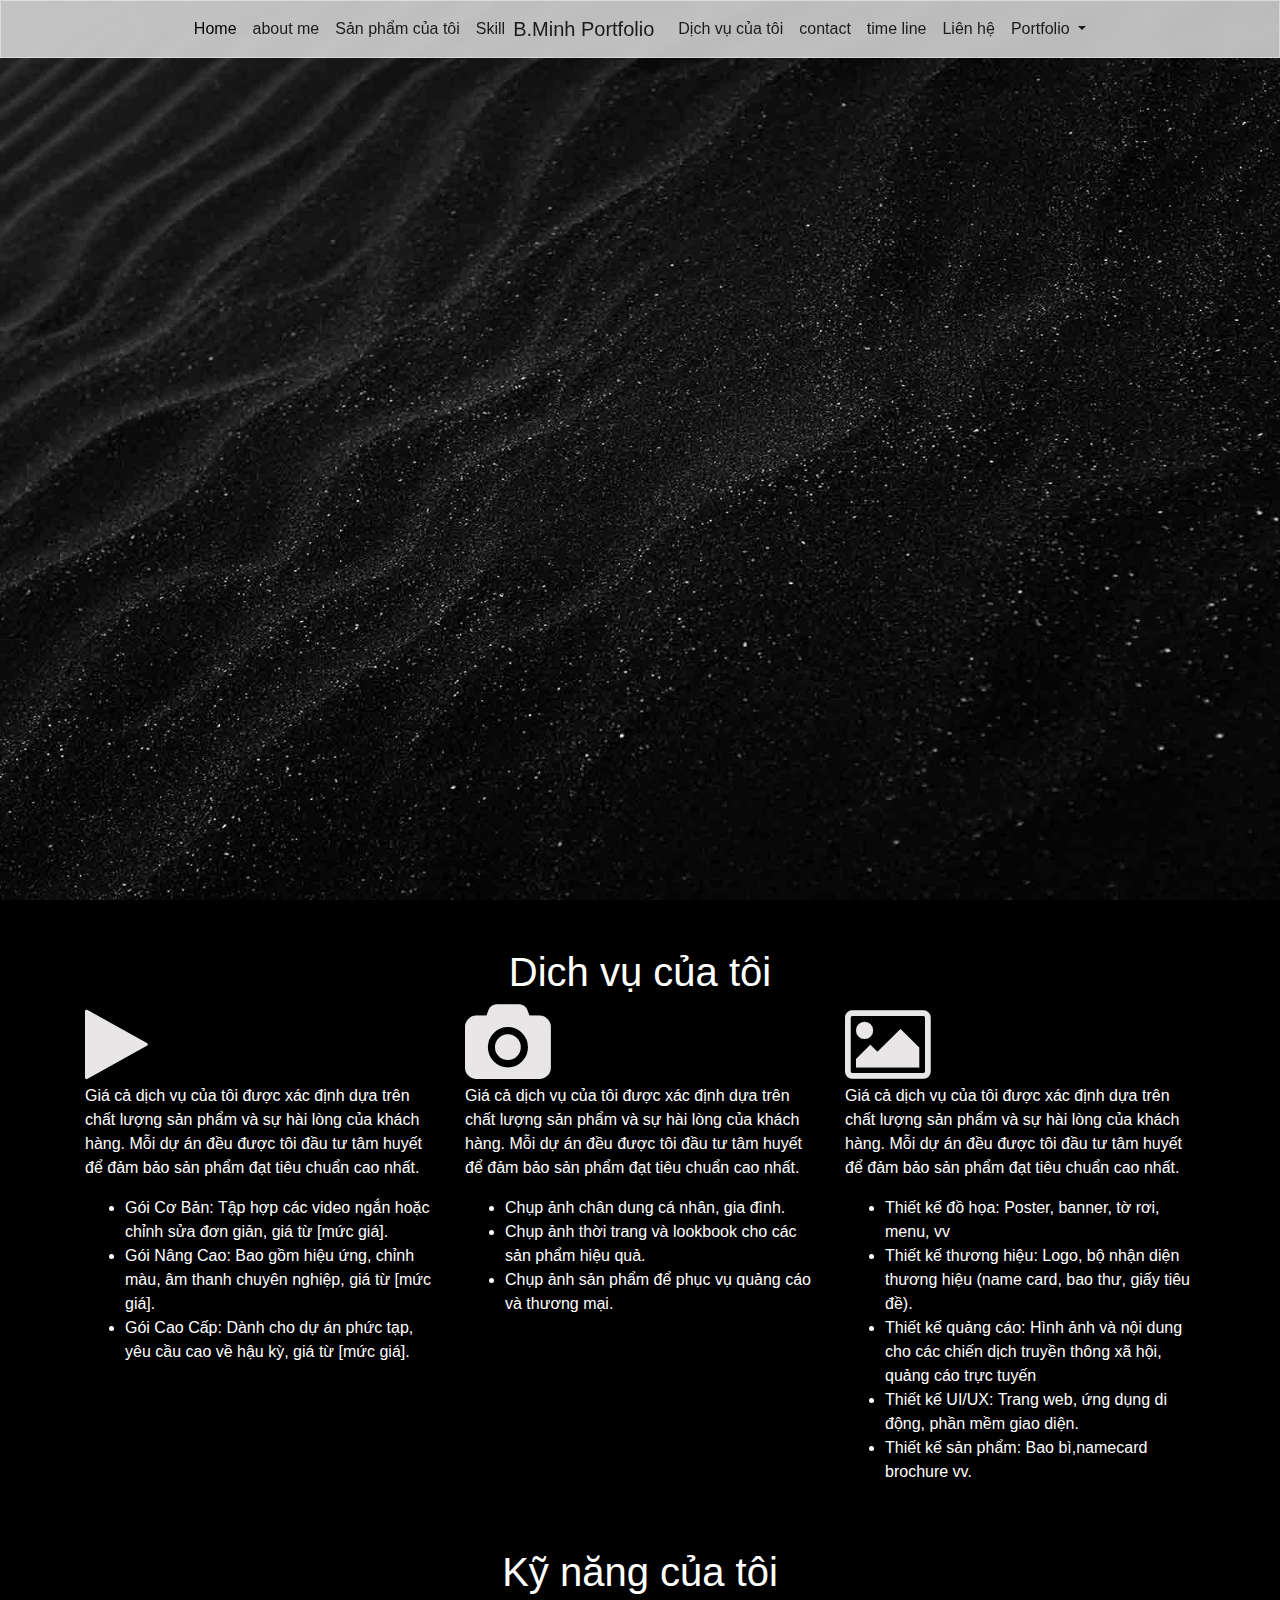
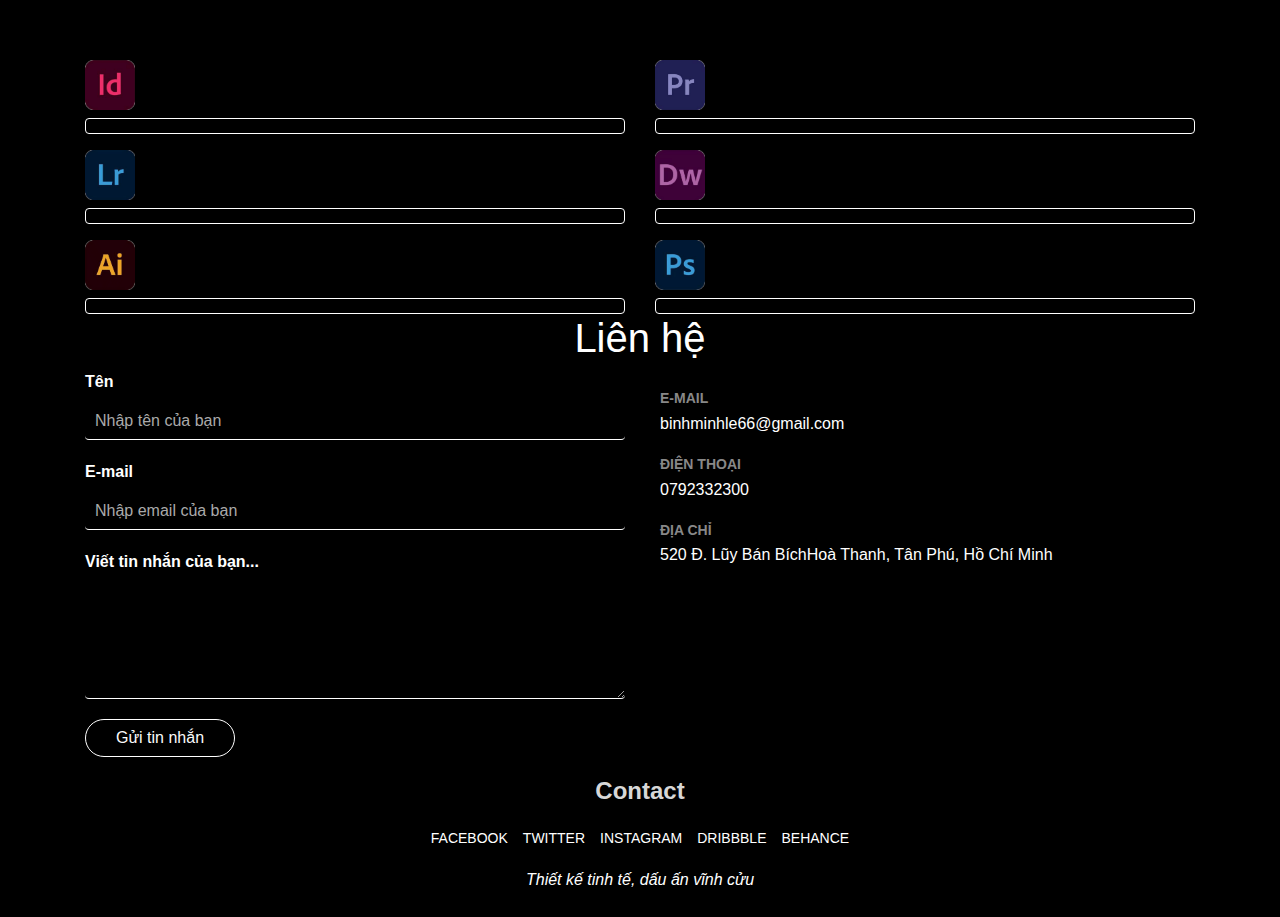
<file: lien he.html>
<!doctype html>
<html>
<head>
<meta charset="utf-8">
<meta http-equiv="X-UA-Compatible" content="IE=edge">
<meta name="viewport" content="width=device-width, initial-scale=1.0">
<title>Untitled Document</title>
<link href="css/bootstrap-4.4.1.css" rel="stylesheet" type="text/css">
	<link rel="stylesheet" href="https://cdnjs.cloudflare.com/ajax/libs/font-awesome/4.7.0/css/font-awesome.min.css" type="text/css">
	<link rel="stylesheet" href="css/section.css">
	
	<link rel="stylesheet" href="css/animate.css">
	<link rel="stylesheet" href="css/lightbox.css">
		
<link rel="stylesheet" href="css/owl.carousel.css">
	<link rel="stylesheet" href="css/owl.theme.default.css">
	
<link href="https://fonts.googleapis.com/css2?family=Fleur+De+Leah&display=swap" rel="stylesheet">
</head>

<body>
	<section class="full-width-background">
   


<nav class="navbar navbar-expand-lg navbar-dark fixed-top gass " >
	  <div class="container">
  <button class="navbar-toggler" type="button" data-toggle="collapse" data-target="#navbarSupportedContent1" aria-controls="navbarSupportedContent1" aria-expanded="false" aria-label="Toggle navigation"> <span class="navbar-toggler-icon"></span> </button>
  <div class="collapse navbar-collapse" id="navbarSupportedContent1">
    <ul class="navbar-nav mx-auto">
      <li class="nav-item active"> <a class="nav-link" href="#">Home <span class="sr-only">(current)</span></a> </li>
    <li class="nav-item"> <a class="nav-link" href="#about me">about me</a> </li>
		<li class="nav-item "> <a class="nav-link" href="#sanpham">Sản phẩm của tôi</a> </li>
		<li class="nav-item"> <a class="nav-link" href="#ky nang cua toi">Skill</a> </li>
		 <a class="navbar-brand" href="#">B.Minh Portfolio</a>
		<li class="nav-item"> <a class="nav-link" href="#dichvucuatoi">Dịch vụ của tôi</a> </li>
		<li class="nav-item"> <a class="nav-link " href="#contac">contact</a> </li>
		<li class="nav-item"> <a class="nav-link" href="#timelineid">time line</a> </li>
		<li class="nav-item"> <a class="nav-link" href="#lienhe">Liên hệ</a> </li>
		
      <li class="nav-item dropdown"> <a class="nav-link dropdown-toggle" href="#duan" id="navbarDropdown1" role="button" data-toggle="dropdown" aria-haspopup="true" aria-expanded="false">Portfolio </a>
        <div class="dropdown-menu" aria-labelledby="navbarDropdown1"> <a class="dropdown-item" href="#" id="#project">dự dan</a> <a class="dropdown-item" href="#">Poster</a>
          <div class="dropdown-divider"></div>
          <a class="dropdown-item" href="#">Something else here</a> </div>
      </li>
      
    </ul>
	  
	   </div>
 
		  </div>
 
</nav>
	
		</section>
	
	
	<section id="dichvucuatoi">
	  <div class="py-5" >
    <div class="container">
  <h1 align="center">Dich vụ của tôi</h1>    <div class="row">
       
        <div class="col-md-4"><i class="fa fa-play fa-5x custom-color"  ></i>
          <p class="">Giá cả dịch vụ của tôi được xác định dựa trên chất lượng sản phẩm và sự hài lòng của khách hàng. Mỗi dự án đều được tôi đầu tư tâm huyết để đảm bảo sản phẩm đạt tiêu chuẩn cao nhất.</p>
			<ul>
			<li>Gói Cơ Bản: Tập hợp các video ngắn hoặc chỉnh sửa đơn giản, giá từ [mức giá].</li>
<li>Gói Nâng Cao: Bao gồm hiệu ứng, chỉnh màu, âm thanh chuyên nghiệp, giá từ [mức giá].</li>
			<li>Gói Cao Cấp: Dành cho dự án phức tạp, yêu cầu cao về hậu kỳ, giá từ [mức giá].</li>
			</ul>
        </div>
		<div class="col-md-4"><i class="fa  fa-camera fa-5x custom-color"></i>
           <p class="">Giá cả dịch vụ của tôi được xác định dựa trên chất lượng sản phẩm và sự hài lòng của khách hàng. Mỗi dự án đều được tôi đầu tư tâm huyết để đảm bảo sản phẩm đạt tiêu chuẩn cao nhất.</p>
			<ul>
			<li>Chụp ảnh chân dung cá nhân, gia đình.</li>
<li>Chụp ảnh thời trang và lookbook cho các sản phẩm hiệu quả.</li>
			<li>Chụp ảnh sản phẩm để phục vụ quảng cáo và thương mại.</li>
			</ul>
        </div>
        <div class="col-md-4"><i class="fa fa-photo fa-5x custom-color"></i>
           <p class="">Giá cả dịch vụ của tôi được xác định dựa trên chất lượng sản phẩm và sự hài lòng của khách hàng. Mỗi dự án đều được tôi đầu tư tâm huyết để đảm bảo sản phẩm đạt tiêu chuẩn cao nhất.</p>
			<ul>
			<li>Thiết kế đồ họa: Poster, banner, tờ rơi, menu, vv</li>
<li>Thiết kế thương hiệu: Logo, bộ nhận diện thương hiệu (name card, bao thư, giấy tiêu đề).</li>
			<li>Thiết kế quảng cáo: Hình ảnh và nội dung cho các chiến dịch truyền thông xã hội, quảng cáo trực tuyến</li>
				<li>Thiết kế UI/UX: Trang web, ứng dụng di động, phần mềm giao diện.</li>
				<li>Thiết kế sản phẩm: Bao bì,namecard brochure vv.</li>
			</ul>
        </div>
      </div>
    </div>
  </div>
	
	</section>
	<section id="ky nang cua toi">
		<h1 align="center">Kỹ năng của tôi</h1>
		<div class="container">
			 <div class="row align-items-center justify-content-between mt-5 flex-column-reverse   flex-md-row-reverse">
	    
	
	
	
		
		<div class="col-md-6">
		  
		  <h6 class="mt-3"><img src="img/pr.jpg " width="50" height="50" alt="ai"></h6>
		  <div class="progress">
				<div class="progress-bar bg-primary text-right pr-2 wow slideInLeft" style="width: 60%" data-wow-delay="1s">60%</div>
			</div>
				<h6 class="mt-3"><img src="img/dw.jpg " width="50" height="50" alt="ai"></h6>
			<div class="progress">
			 <div class="progress-bar bg-primary text-right pr-2 wow slideInLeft" style="width: 80%" data-wow-delay="1s">80%</div>
			</div>
			<h6 class="mt-3"><img src="img/ps.png" width="50" height="50" alt="ai"></h6>
			<div class="progress">
			  <div class="progress-bar bg-primary text-right pr-2 wow slideInLeft" data-wow-delay="2s" style="width: 75%">75%</div>
			</div>
		
		
		</div>
		<div class="col-md-6">
		
				<h6 class="mt-3"><img src="img/id.jpg " width="50" height="50" alt="ai"></h6>
			<div class="progress"> 
			<div class="progress-bar bg-primary text-right pr-2 wow slideInLeft" style="width: 75%" data-wow-delay="1s">75%</div>
			</div>
				<h6 class="mt-3"><img src="img/lr.jpg " width="50" height="50" alt="ai"></h6>
			<div class="progress">
			<div class="progress-bar bg-primary text-right pr-2 wow slideInLeft" style="width: 70%" data-wow-delay="1s">70%</div>
			</div>
			<h6 class="mt-3"><img src="img/Ai.jpg " width="50" height="50" alt="ai"></h6>
			<div class="progress">
				<div class="progress-bar bg-primary text-right pr-2 wow slideInLeft" style="width: 75%" data-wow-delay="1s">85%</div>
			</div>
			
		</div>
	</div>	
		
		</div>
			
		
		
		
  
</section>	

	

	

<section id="lienhe">
  <div class="container">
	  <h1 align="center">Liên hệ</h1>
    <div class="row">
      <div class="col-md-6">
        
     
        <form>
          <div class="form-group">
            <label for="name">Tên</label>
            <input type="text" id="name" class="form-control" placeholder="Nhập tên của bạn">
          </div>
          <div class="form-group">
            <label for="email">E-mail</label>
            <input type="email" id="email" class="form-control" placeholder="Nhập email của bạn">
          </div>
          <div class="form-group">
            <label for="message">Viết tin nhắn của bạn...</label>
            <textarea id="message" class="form-control" rows="4"></textarea>
          </div>
         <a class="btn btn-outline-dark" href="#">Gửi tin nhắn</a>
        </form>
      </div>
      <div class="col-md-6 contact-info">
        <div class="info-item">
          <h4>E-MAIL</h4>
          <p>binhminhle66@gmail.com</p>
        </div>
        <div class="info-item">
          <h4>ĐIỆN THOẠI</h4>
          <p>0792332300</p>
        </div>
        <div class="info-item">
          <h4>ĐỊA CHỈ</h4>
          <p>520 Đ. Lũy Bán BíchHoà Thanh, Tân Phú, Hồ Chí Minh </p>
        </div>
      </div>
    </div>
  </div>
</section>
<section id="contac" class="section1"><footer class="footer" >
  <h2>Contact</h2>
  <ul class="social-links">
    <li><a href="#">Facebook</a></li>
    <li><a href="#">Twitter</a></li>
    <li><a href="#">Instagram</a></li>
    <li><a href="#">Dribbble</a></li>
    <li><a href="#">Behance</a></li>
  </ul>
 <h6><span class="font-italic">Thiết kế tinh tế, dấu ấn vĩnh cửu</span> <span class="element text-secondary "></span></h6>
</footer>		
		</section>		

	
	
	
	
	
	
	<script src="js/popper.min.js"></script>		
<script src="js/bootstrap-4.4.1.js"></script>
	<script src="js/wow.min.js"></script>
	<script src="js/lightbox.js"></script>
	<script src="js/custom.js"></script>
	
		
	<script src="js/jquery-3.4.1.min.js"></script>
	<script src="js/owl.carousel.js"></script>
	<script src="js/banner.js"></script>
	<script src="js/wow.js"></script>
	
	


</body>
</html>
</file>
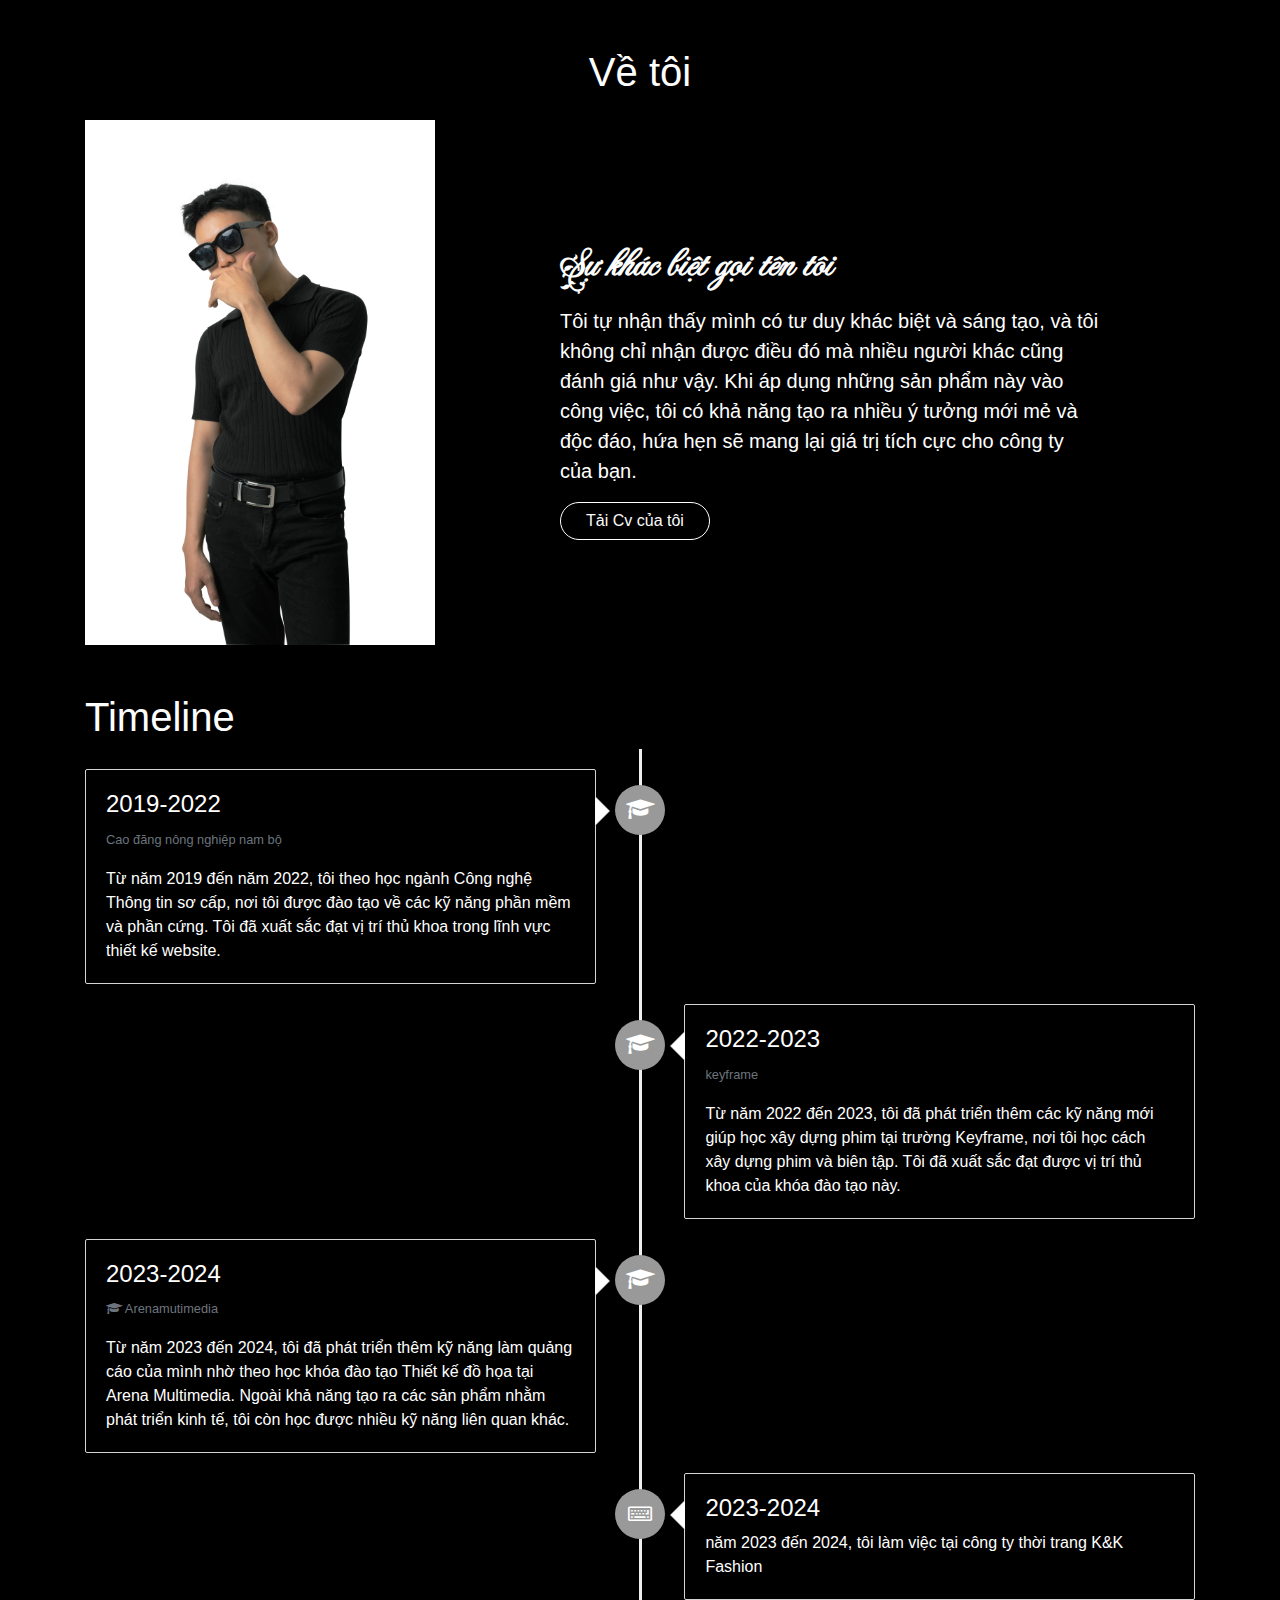
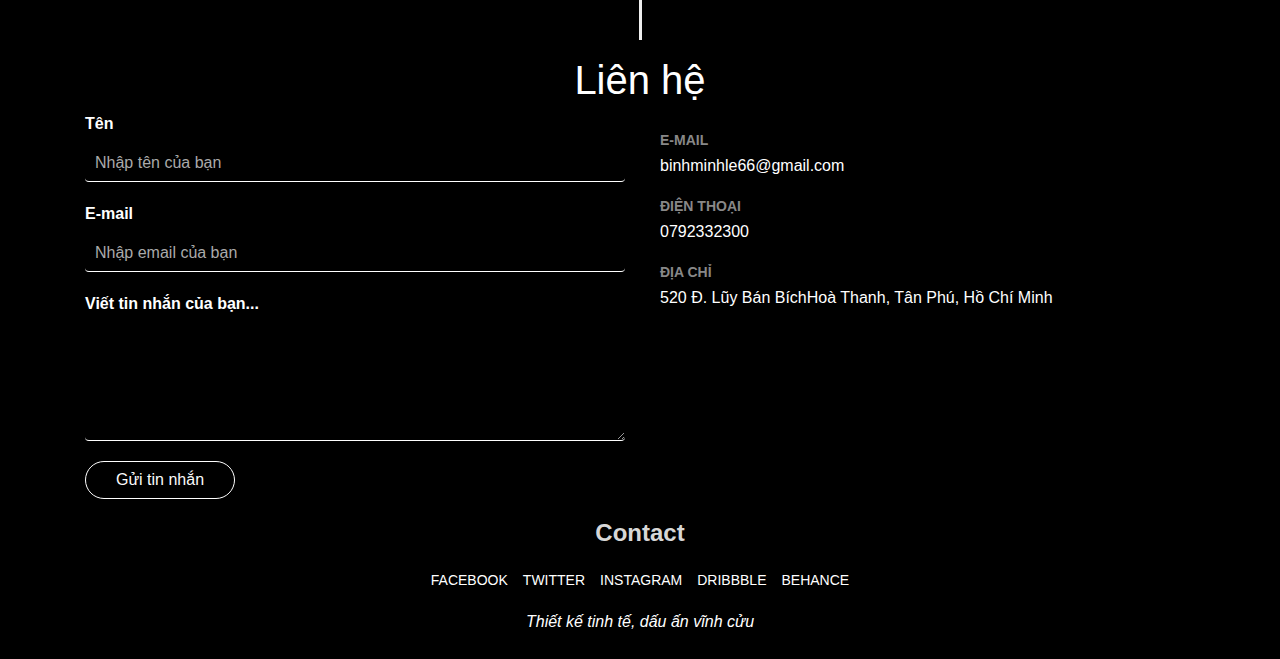
<file: time line.html>
<!doctype html>
<html>
<head>
<meta charset="utf-8">
<meta http-equiv="X-UA-Compatible" content="IE=edge">
<meta name="viewport" content="width=device-width, initial-scale=1.0">
<title>Untitled Document</title>
<link href="css/bootstrap-4.4.1.css" rel="stylesheet" type="text/css">
	<link rel="stylesheet" href="https://cdnjs.cloudflare.com/ajax/libs/font-awesome/4.7.0/css/font-awesome.min.css" type="text/css">
	<link rel="stylesheet" href="css/section.css">
	
	<link rel="stylesheet" href="css/animate.css">
	<link rel="stylesheet" href="css/lightbox.css">
		
<link rel="stylesheet" href="css/owl.carousel.css">
	<link rel="stylesheet" href="css/owl.theme.default.css">
	
<link href="https://fonts.googleapis.com/css2?family=Fleur+De+Leah&display=swap" rel="stylesheet">
</head>

<body>
	

	<section id="about me">
	
	  <div class="py-5" style="" >
    <div class="container">
      <div class="row">
        <div class="col-md-12">
          <h1 class="text-center mb-4">Về tôi</h1>
          <div class="row">
            <div class="col-12 col-md-4"> <img class="img-fluid d-block" src="img/DSC08457 pnj.jpg" width="1500"> </div>
            <div class="col-md-6 offset-lg-1 d-flex flex-column justify-content-center py-4">
              <h1 class="my-3 great-vibes-regular element text-secondary "> <b>Sự khác biệt gọi tên tôi</b> </h1>
              <p class="lead">Tôi tự nhận thấy mình có tư duy khác biệt và sáng tạo, và tôi không chỉ nhận được điều đó mà nhiều người khác cũng đánh giá như vậy. Khi áp dụng những sản phẩm này vào công việc, tôi có khả năng tạo ra nhiều ý tưởng mới mẻ và độc đáo, hứa hẹn sẽ mang lại giá trị tích cực cho công ty của bạn.</p><a class="btn btn-outline-dark" href="https://drive.google.com/file/d/1hV_8aZGw46ClYBjpDNZpzGLej1MfYAPY/view?usp=drive_link" target="_blank">Tải Cv của tôi</a>
		

            </div>
          </div>
        </div>
      </div>
    </div>
  </div>

		
		
		
		
		
	</section>
	<section id="timelineid">
	<div class="container">
    <div class="page-header">
        <h1 id="timeline">Timeline</h1>
    </div>
    <ul class="timeline">
        <li>
          <div class="timeline-badge"><i class="fa fa-graduation-cap "></i></div>
          <div class="timeline-panel">
            <div class="timeline-heading">
              <h4 class="timeline-title">2019-2022</h4>
              <p><small class="text-muted"><i class="glyphicon glyphicon-time"></i> Cao đăng nông nghiệp nam bộ</small></p>
            </div>
            <div class="timeline-body">
              <p>Từ năm 2019 đến năm 2022, tôi theo học ngành Công nghệ Thông tin sơ cấp, nơi tôi được đào tạo về các kỹ năng phần mềm và phần cứng. Tôi đã xuất sắc đạt vị trí thủ khoa trong lĩnh vực thiết kế website.</p>
            </div>
          </div>
        </li>
        <li class="timeline-inverted">
          <div class="timeline-badge"><i class="fa fa-graduation-cap"></i></div>
          <div class="timeline-panel">
            <div class="timeline-heading">
              <h4 class="timeline-title">2022-2023</h4>
				<p><small class="text-muted"><i class="glyphicon glyphicon-time"></i> keyframe </small></p>
            </div>
            <div class="timeline-body">
              <p>Từ năm 2022 đến 2023, tôi đã phát triển thêm các kỹ năng mới giúp học xây dựng phim tại trường Keyframe, nơi tôi học cách xây dựng phim và biên tập. Tôi đã xuất sắc đạt được vị trí thủ khoa của khóa đào tạo này.</p>
            </div>
          </div>
        </li>
        <li>
          <div class="timeline-badge "><i class="fa fa-graduation-cap"></i></div>
          <div class="timeline-panel">
            <div class="timeline-heading">
              <h4 class="timeline-title">2023-2024</h4>
				<p><small class="text-muted"><i class="fa fa-graduation-cap"></i> Arenamutimedia </small></p>
            </div>
            <div class="timeline-body">
              <p>Từ năm 2023 đến 2024, tôi đã phát triển thêm kỹ năng làm quảng cáo của mình nhờ theo học khóa đào tạo Thiết kế đồ họa tại Arena Multimedia. Ngoài khả năng tạo ra các sản phẩm nhằm phát triển kinh tế, tôi còn học được nhiều kỹ năng liên quan khác.</p>
            </div>
          </div>
        </li>
		
        <li class="timeline-inverted">
			  <div class="timeline-badge"><i class="fa fa-keyboard-o"></i></div>
          <div class="timeline-panel">
            <div class="timeline-heading">
              <h4 class="timeline-title">2023-2024</h4>
            </div>
			  
            <div class="timeline-body">
              <p>năm 2023 đến 2024, tôi làm việc tại công ty thời trang K&K Fashion</p>
            </div>
          </div>
        </li>
        
		
		
		
		
		
		
    </ul>
</div>
		
	

	

	

<section id="lienhe">
  <div class="container">
	  <h1 align="center">Liên hệ</h1>
    <div class="row">
      <div class="col-md-6">
        
     
        <form>
          <div class="form-group">
            <label for="name">Tên</label>
            <input type="text" id="name" class="form-control" placeholder="Nhập tên của bạn">
          </div>
          <div class="form-group">
            <label for="email">E-mail</label>
            <input type="email" id="email" class="form-control" placeholder="Nhập email của bạn">
          </div>
          <div class="form-group">
            <label for="message">Viết tin nhắn của bạn...</label>
            <textarea id="message" class="form-control" rows="4"></textarea>
          </div>
         <a class="btn btn-outline-dark" href="#">Gửi tin nhắn</a>
        </form>
      </div>
      <div class="col-md-6 contact-info">
        <div class="info-item">
          <h4>E-MAIL</h4>
          <p>binhminhle66@gmail.com</p>
        </div>
        <div class="info-item">
          <h4>ĐIỆN THOẠI</h4>
          <p>0792332300</p>
        </div>
        <div class="info-item">
          <h4>ĐỊA CHỈ</h4>
          <p>520 Đ. Lũy Bán BíchHoà Thanh, Tân Phú, Hồ Chí Minh </p>
        </div>
      </div>
    </div>
  </div>
</section>
<section id="contac" class="section1"><footer class="footer" >
  <h2>Contact</h2>
  <ul class="social-links">
    <li><a href="#">Facebook</a></li>
    <li><a href="#">Twitter</a></li>
    <li><a href="#">Instagram</a></li>
    <li><a href="#">Dribbble</a></li>
    <li><a href="#">Behance</a></li>
  </ul>
 <h6><span class="font-italic">Thiết kế tinh tế, dấu ấn vĩnh cửu</span> <span class="element text-secondary "></span></h6>
</footer>		
		</section>		

	
	
	
	
	
	
	<script src="js/popper.min.js"></script>		
<script src="js/bootstrap-4.4.1.js"></script>
	<script src="js/wow.min.js"></script>
	<script src="js/lightbox.js"></script>
	<script src="js/custom.js"></script>
	
		
	<script src="js/jquery-3.4.1.min.js"></script>
	<script src="js/owl.carousel.js"></script>
	<script src="js/banner.js"></script>
	<script src="js/wow.js"></script>
	
	


</body>
</html>
</file>
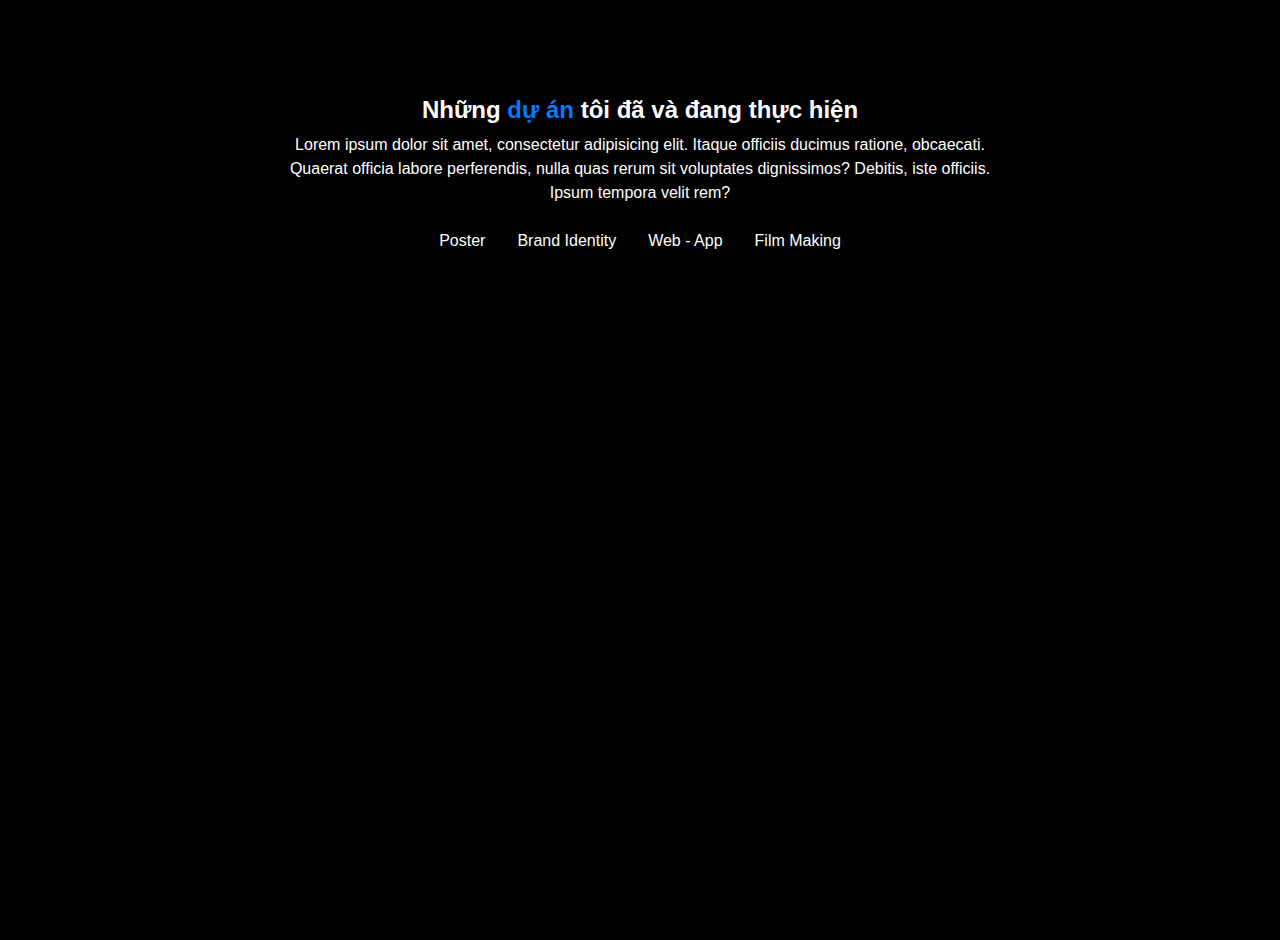
<file: ts.html>
<!doctype html>
<html>
<head>
<meta charset="utf-8">
<title>Untitled Document</title>
	<link href="css/bootstrap-4.4.1.css" rel="stylesheet" type="text/css">
	<link rel="stylesheet" href="https://cdnjs.cloudflare.com/ajax/libs/font-awesome/4.7.0/css/font-awesome.min.css" type="text/css">
	<link rel="stylesheet" href="css/section.css">
	
	<link rel="stylesheet" href="css/animate.css">
	<link rel="stylesheet" href="css/lightbox.css">
		
<link rel="stylesheet" href="css/owl.carousel.css">
	<link rel="stylesheet" href="css/owl.theme.default.css">
	
<link href="https://fonts.googleapis.com/css2?family=Fleur+De+Leah&display=swap" rel="stylesheet">
</head>

<body>
	<section id="project" class="mt-5 py-5">
	<div class="container">
	<div class="row">
		<div class="col-md-8 mx-auto text-center">
		<h2> Những <span class="text-primary">dự án </span>tôi đã và đang thực hiện</h2>
			<p>Lorem ipsum dolor sit amet, consectetur adipisicing elit. Itaque officiis ducimus ratione, obcaecati. Quaerat officia labore perferendis, nulla quas rerum sit voluptates dignissimos? Debitis, iste officiis. Ipsum tempora velit rem?</p>
		</div>
	</div>
	<div class="row">
		<div class="col-12">
		  <ul class="nav nav-pills justify-content-center" role="tablist">
    <li class="nav-item">
      <a class="nav-link text-white" data-toggle="pill" href="#home">Poster</a>
    </li>
   
	   <li class="nav-item">
      <a class="nav-link text-white" data-toggle="pill" href="#poster">Brand Identity</a>
    </li>
    <li class="nav-item">
      <a class="nav-link text-white" data-toggle="pill" href="#menu3">Web - App </a>
    </li>
	  <li class="nav-item">
      <a class="nav-link text-white" data-toggle="pill" href="#menu4">Film Making </a>
    </li>
  </ul>

  <!-- Tab panes -->
	 <div id="poster" class="container tab-pane fade"><br>
      <h3>Poster</h3>
       <div class="owl-carousel owl-theme"  id="sp2">
     	<div class="item"> 
			<img src="img/4.jpg" alt="" class="">
			<h4>ten tac pham</h4>
			<p>Lorem ipsum dolor sit amet, consectetur adipisicing elit.quam.</p>
		   
		   </div>
		 	<div class="item"> <img src="img/5.jpg" alt="" class="w-100">
		   	<h4>ten tac pham</h4>
			<p>Lorem ipsum dolor sit amet, consectetur adipisicing elit.quam.</p>
		   </div>
		 	<div class="item"> <img src="img/5.jpg" alt="" class="w-100">
		   	<h4>ten tac pham</h4>
			<p>Lorem ipsum dolor sit amet, consectetur adipisicing elit.quam.</p></div>
		 	<div class="item"> <img src="img/5.jpg" alt="" class="w-100">
		   	<h4>ten tac pham</h4>
			<p>Lorem ipsum dolor sit amet, consectetur adipisicing elit.quam.</p></div>
		   <div class="item"> 
			<img src="img/5.jpg" alt="" class="w-100">
			<h4>ten tac pham</h4>
			<p>Lorem ipsum dolor sit amet, consectetur adipisicing elit.quam.</p>
		   
		   </div>
		 	
     </div>
    </div>		

			</div>
		</div>
		</div>
	</section>	
	
	
		<script src="js/popper.min.js"></script>		
<script src="js/bootstrap-4.4.1.js"></script>
	<script src="js/wow.min.js"></script>
	<script src="js/lightbox.js"></script>
	<script src="js/custom.js"></script>
	
		
	<script src="js/jquery-3.4.1.min.js"></script>
	<script src="js/owl.carousel.js"></script>
	<script src="js/banner.js"></script>
	<script src="js/wow.js"></script>
	
	
</body>
</html>
</file>
<file: css/section.css>
@charset "utf-8";
/* CSS Document */

.great-vibes-regular {
 font-family: "Fleur De Leah", serif;
  font-weight: 400;
  font-style: normal;
	
}

section1 {
    display: flex;
    justify-content: center; /* Căn giữa theo chiều ngang */
    align-items: center;    /* Căn giữa theo chiều dọc */
    height: 100vh;          /* Chiều cao section chiếm toàn màn hình (tùy chỉnh theo nhu cầu) */
    text-align: center;     /* Căn giữa văn bản nếu có nhiều dòng */
}
    
/* Canh giữa phần footer */
.footer {
  text-align: center;
  padding: 20px;
	
	
}

.footer h2 {
  font-size: 24px;
  font-weight: bold;
  color: #D7D7D7;
}



.social-links {
  list-style: none;
  padding: 0;
  margin: 20px 0;
  display: flex;
  justify-content: center;
  gap: 15px;
}

.social-links li {
  display: inline;
}

.social-links a {
  text-decoration: none;
  color: #A8A8A8;
  font-size: 14px;
  text-transform: uppercase;
}

.footer p {
  font-size: 12px;
  color: #fff;
}


.footer a {
  color: #fff;
  text-decoration: none;
}

/* Chế độ mobile */
@media (max-width: 768px) {
  .social-links {
    flex-direction: column;
    gap: 10px;
  }
}
/* Hiệu ứng sáng lên khi rê chuột vào liên kết mạng xã hội */
.social-links a:hover {
  color: #ff0; /* Màu sáng (vàng) khi rê chuột vào */
  transition: color 0.3s ease; /* Thời gian chuyển đổi mượt */
}

/* Hiệu ứng sáng lên khi rê chuột vào tiêu đề */
.footer h2:hover {
  color: #FFFFFF; /* Màu cam sáng cho tiêu đề khi rê chuột */
  transition: color 0.3s ease;
}

/* Hiệu ứng sáng lên cho đoạn văn dưới khi rê chuột vào liên kết */
.footer a:hover {
  color: #FFFFFF; /* Màu xanh dương nhạt khi rê chuột vào link */
  transition: color 0.3s ease;
}




/* From https://css.glass */
body {
  background-color: #000;
  color: #fff;
  font-family: Arial, sans-serif;
}

#contact {
  padding: 50px 0;
}

h2 {
  text-align: center;
  font-size: 24px;
  font-weight: bold;
}



.form-group {
  margin-bottom: 20px;
}

.form-group label {
  display: block;
  font-weight: bold;
  color: #fff;
}

.form-control {
  width: 100%;
  padding: 10px;
  margin-top: 5px;
  border: none;
  border-bottom: 1px solid #fff;
  background-color: transparent;
  color: #fff;
}

.form-control::placeholder {
  color: #aaa;
}

.btn-submit {
  display: block;
  width: 100%;
  padding: 10px;
  background: transparent;
  border: 1px solid #fff;
  color: #fff;
  text-align: center;
  text-transform: uppercase;
  cursor: pointer;
  transition: all 0.3s ease;
}

.btn-submit:hover {
  background: #fff;
  color: #000;
}

.contact-info {
  padding: 20px;
}

.info-item {
  margin-bottom: 20px;
}

.info-item h4 {
  font-size: 14px;
  font-weight: bold;
  text-transform: uppercase;
  color: #888;
  margin-bottom: 5px;
}

.info-item p {
  font-size: 16px;
  margin: 0;
}






.gass{
	background: rgba(255, 255, 255, 0.72);

box-shadow: 0 4px 30px rgba(0, 0, 0, 0.1);
backdrop-filter: blur(6.3px);
-webkit-backdrop-filter: blur(6.3px);
border: 1px solid rgba(255, 255, 255, 0.43);

}




*{ scroll-behavior: smooth}

section{ height: auto}
.timeline {
    list-style: none;
    padding: 20px 0 20px;
    position: relative;
}

    .timeline:before {
        top: 0;
        bottom: 0;
        position: absolute;
        content: " ";
        width: 3px;
        background-color: #eeeeee;
        left: 50%;
        margin-left: -1.5px;
    }

    .timeline > li {
        margin-bottom: 20px;
        position: relative;
    }

        .timeline > li:before,
        .timeline > li:after {
            content: " ";
            display: table;
        }

        .timeline > li:after {
            clear: both;
        }

        .timeline > li:before,
        .timeline > li:after {
            content: " ";
            display: table;
        }

        .timeline > li:after {
            clear: both;
        }

        .timeline > li > .timeline-panel {
            width: 46%;
            float: left;
            border: 1px solid #d4d4d4;
            border-radius: 2px;
            padding: 20px;
            position: relative;
            -webkit-box-shadow: 0 1px 6px rgba(0, 0, 0, 0.175);
            box-shadow: 0 1px 6px rgba(0, 0, 0, 0.175);
        }

            .timeline > li > .timeline-panel:before {
                position: absolute;
                top: 26px;
                right: -15px;
                display: inline-block;
                border-top: 15px solid transparent;
                border-left: 15px solid #ccc;
                border-right: 0 solid #ccc;
                border-bottom: 15px solid transparent;
                content: " ";
            }

            .timeline > li > .timeline-panel:after {
                position: absolute;
                top: 27px;
                right: -14px;
                display: inline-block;
                border-top: 14px solid transparent;
                border-left: 14px solid #fff;
                border-right: 0 solid #fff;
                border-bottom: 14px solid transparent;
                content: " ";
            }

        .timeline > li > .timeline-badge {
            color: #fff;
            width: 50px;
            height: 50px;
            line-height: 50px;
            font-size: 1.4em;
            text-align: center;
            position: absolute;
            top: 16px;
            left: 50%;
            margin-left: -25px;
            background-color: #999999;
            z-index: 100;
            border-top-right-radius: 50%;
            border-top-left-radius: 50%;
            border-bottom-right-radius: 50%;
            border-bottom-left-radius: 50%;
        }

        .timeline > li.timeline-inverted > .timeline-panel {
            float: right;
        }

            .timeline > li.timeline-inverted > .timeline-panel:before {
                border-left-width: 0;
                border-right-width: 15px;
                left: -15px;
                right: auto;
            }

            .timeline > li.timeline-inverted > .timeline-panel:after {
                border-left-width: 0;
                border-right-width: 14px;
                left: -14px;
                right: auto;
            }

.timeline-badge.primary {
    background-color: #2e6da4 !important;
}

.timeline-badge.success {
    background-color: #3f903f !important;
}

.timeline-badge.warning {
    background-color: #f0ad4e !important;
}

.timeline-badge.danger {
    background-color: #d9534f !important;
}

.timeline-badge.info {
    background-color: #5bc0de !important;
}

.timeline-title {
    margin-top: 0;
    color: inherit;
}

.timeline-body > p,
.timeline-body > ul {
    margin-bottom: 0;
}

    .timeline-body > p + p {
        margin-top: 5px;
    }

@media (max-width: 767px) {
    ul.timeline:before {
        left: 40px;
    }

    ul.timeline > li > .timeline-panel {
        width: calc(100% - 90px);
        width: -moz-calc(100% - 90px);
        width: -webkit-calc(100% - 90px);
    }

    ul.timeline > li > .timeline-badge {
        left: 15px;
        margin-left: 0;
        top: 16px;
    }

    ul.timeline > li > .timeline-panel {
        float: right;
    }

        ul.timeline > li > .timeline-panel:before {
            border-left-width: 0;
            border-right-width: 15px;
            left: -15px;
            right: auto;
        }

        ul.timeline > li > .timeline-panel:after {
            border-left-width: 0;
            border-right-width: 14px;
            left: -14px;
            right: auto;
        }
}



@media (max-width:600){
	#sanpham{ height: auto}
	#sanpham img
	{ width: 100%; display: block}
}
	
body {
    background-color: #000; /* Nền đen cho toàn trang */
    color: #fff; /* Màu chữ trắng */
    font-family: Arial, sans-serif;
}

.testimonial-container {
    display: flex;
    justify-content: center; /* Căn giữa nội dung */
    align-items: center;
    min-height: 70vh; /* Chiều cao tối thiểu cho container */
}

.quote-box {
    background-color: #333; /* Màu nền xám đen cho khung */
    padding: 40px;
    /* Độ rộng tối đa cho khung */
    text-align: center;
    width: 1500px;
    position: relative;
	display: flex;flex-direction: column;justify-content: center;align-items: center
}

.quote {
    font-size: 18px;
    line-height: 1.6;
    margin-bottom: 20px;
}

.quote-border {
    width: 100%;
    height: 5px;
    background-color: #e74c3c; /* Màu đỏ của đường viền */
    margin: 20px 0;
}

.author-info {
    display: flex;
    justify-content: center; /* Căn giữa ảnh và thông tin */
    align-items: center;
    margin-top: 20px;
}

.profile-picture {
    width: 50px;
    height: 50px;
    border-radius: 80%; /* Bo tròn ảnh */
    margin-right: 15px;
}

.author-details {
    text-align: left;
}

.author-details h4 {
    margin: 0;
    font-size: 18px;
    font-weight: bold;
}

.author-details p {
    margin: 0;
    font-size: 14px;
    color: #aaa; /* Màu xám nhạt cho thông tin phụ */
}
</file>
